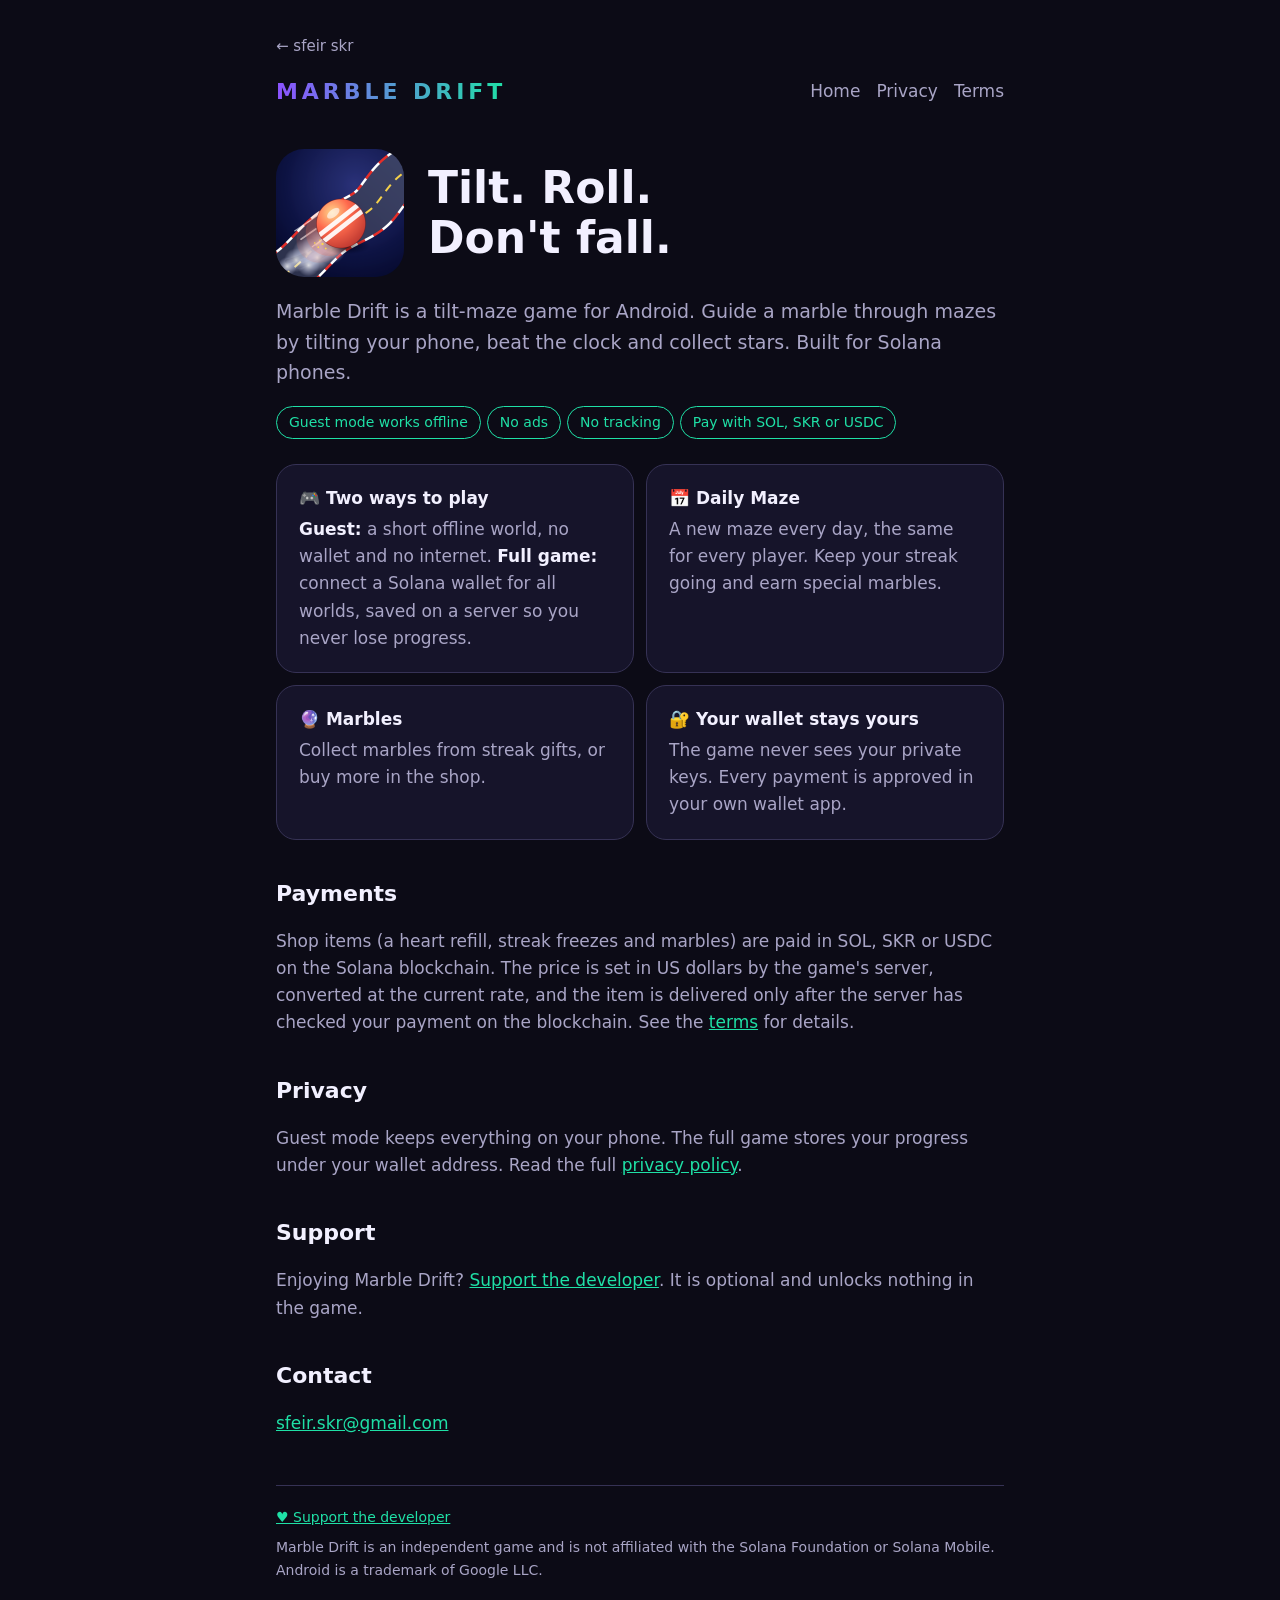
<file: index.html>
<!doctype html>
<html lang="en">
<head>
  <meta charset="utf-8">
  <meta name="viewport" content="width=device-width, initial-scale=1">
  <title>Marble Drift</title>
  <meta name="description" content="Tilt your phone and guide the marble through mazes. Play as a guest or connect a Solana wallet for the full game.">
  <link rel="icon" type="image/png" href="icon.png">
  <link rel="stylesheet" href="style.css">
</head>
<body>
<main>
  <a class="back" href="https://skr.sfeir.zip/">← sfeir skr</a>
  <nav>
    <a class="wordmark" href="index.html">MARBLE DRIFT</a>
    <span class="links"><a href="index.html">Home</a><a href="privacy.html">Privacy</a><a href="terms.html">Terms</a></span>
  </nav>


  <div class="hero">
    <h1>Tilt. Roll.<br>Don't fall.</h1>
    <img class="hero-logo" src="icon.png" alt="Marble Drift logo" width="128" height="128">
  </div>
  <p class="lead">Marble Drift is a tilt-maze game for Android. Guide a marble through mazes by tilting your phone, beat the clock and collect stars. Built for Solana phones.</p>
  <p><span class="pill">Guest mode works offline</span><span class="pill">No ads</span><span class="pill">No tracking</span><span class="pill">Pay with SOL, SKR or USDC</span></p>

  <div class="grid two">
    <div class="card"><h3>🎮 Two ways to play</h3><p><strong>Guest:</strong> a short offline world, no wallet and no internet. <strong>Full game:</strong> connect a Solana wallet for all worlds, saved on a server so you never lose progress.</p></div>
    <div class="card"><h3>📅 Daily Maze</h3><p>A new maze every day, the same for every player. Keep your streak going and earn special marbles.</p></div>
    <div class="card"><h3>🔮 Marbles</h3><p>Collect marbles from streak gifts, or buy more in the shop.</p></div>
    <div class="card"><h3>🔐 Your wallet stays yours</h3><p>The game never sees your private keys. Every payment is approved in your own wallet app.</p></div>
  </div>

  <h2>Payments</h2>
  <p>Shop items (a heart refill, streak freezes and marbles) are paid in SOL, SKR or USDC on the Solana blockchain. The price is set in US dollars by the game's server, converted at the current rate, and the item is delivered only after the server has checked your payment on the blockchain. See the <a href="terms.html">terms</a> for details.</p>

  <h2>Privacy</h2>
  <p>Guest mode keeps everything on your phone. The full game stores your progress under your wallet address. Read the full <a href="privacy.html">privacy policy</a>.</p>

  <h2>Support</h2>
  <p>Enjoying Marble Drift? <a href="https://skr.sfeir.zip/support/">Support the developer</a>. It is optional and unlocks nothing in the game.</p>

  <h2>Contact</h2>
  <p><a href="mailto:sfeir.skr@gmail.com">sfeir.skr@gmail.com</a></p>

  <footer><p style="margin:0 0 8px"><a href="https://skr.sfeir.zip/support/">♥ Support the developer</a></p>Marble Drift is an independent game and is not affiliated with the Solana Foundation or Solana Mobile. Android is a trademark of Google LLC.</footer>
</main>
</body>
</html>
</file>
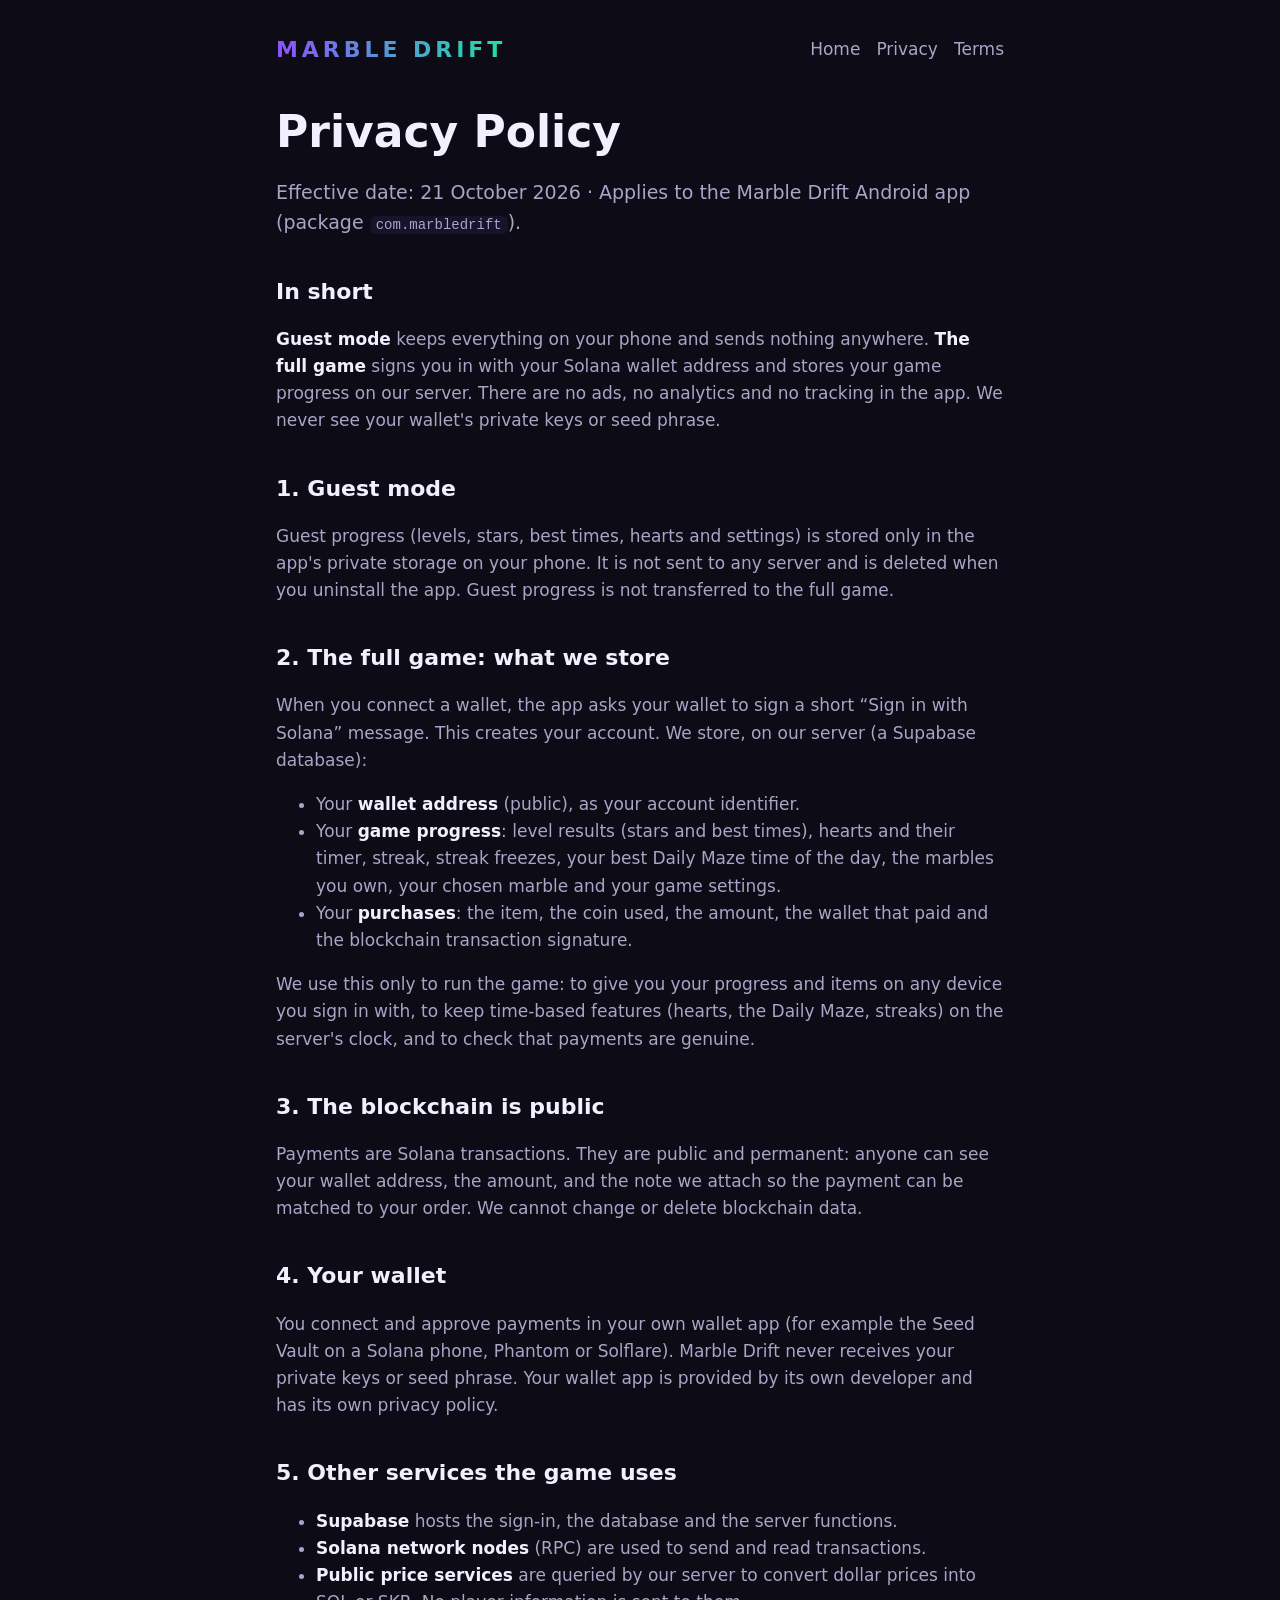
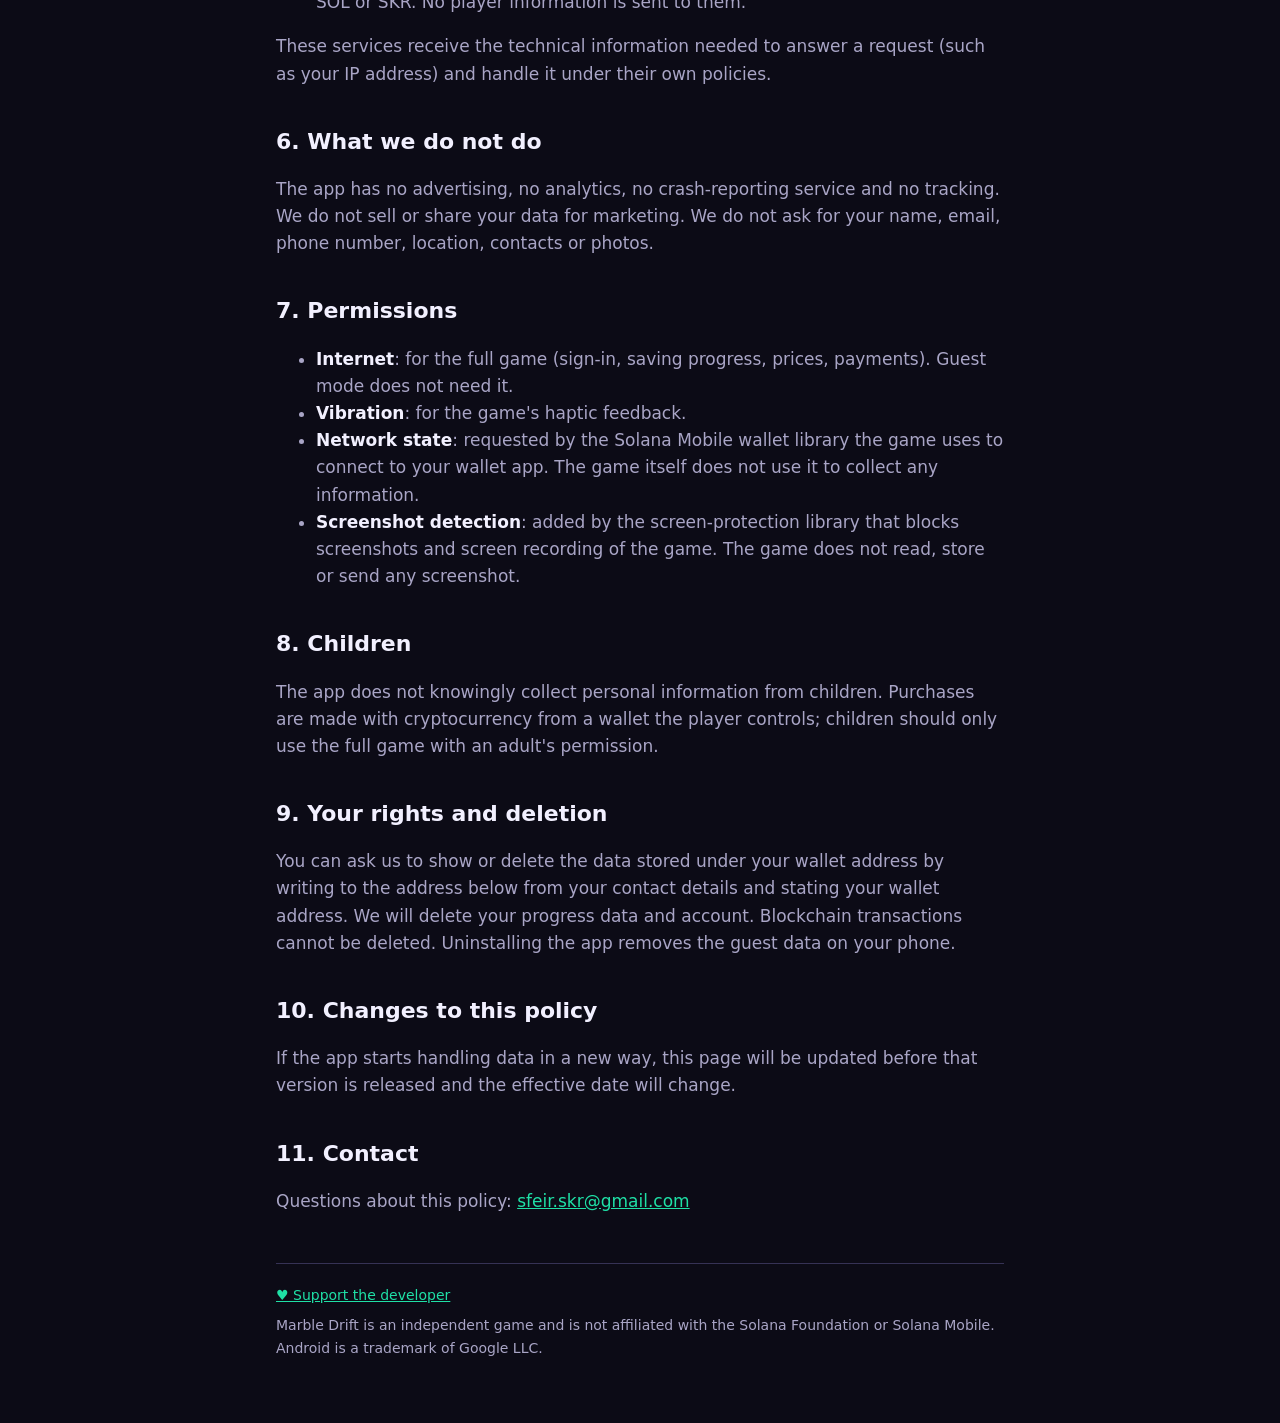
<file: privacy.html>
<!doctype html>
<html lang="en">
<head>
  <meta charset="utf-8">
  <meta name="viewport" content="width=device-width, initial-scale=1">
  <title>Privacy Policy – Marble Drift</title>
  <meta name="description" content="Privacy Policy for the Marble Drift Android app.">
  <link rel="icon" type="image/png" href="icon.png">
  <link rel="stylesheet" href="style.css">
</head>
<body>
<main>
  <nav>
    <a class="wordmark" href="index.html">MARBLE DRIFT</a>
    <span class="links"><a href="index.html">Home</a><a href="privacy.html">Privacy</a><a href="terms.html">Terms</a></span>
  </nav>

  <h1>Privacy Policy</h1>
  <p class="lead">Effective date: 21 October 2026 · Applies to the Marble Drift Android app (package <code>com.marbledrift</code>).</p>

  <h2>In short</h2>
  <p><strong>Guest mode</strong> keeps everything on your phone and sends nothing anywhere. <strong>The full game</strong> signs you in with your Solana wallet address and stores your game progress on our server. There are no ads, no analytics and no tracking in the app. We never see your wallet's private keys or seed phrase.</p>

  <h2>1. Guest mode</h2>
  <p>Guest progress (levels, stars, best times, hearts and settings) is stored only in the app's private storage on your phone. It is not sent to any server and is deleted when you uninstall the app. Guest progress is not transferred to the full game.</p>

  <h2>2. The full game: what we store</h2>
  <p>When you connect a wallet, the app asks your wallet to sign a short “Sign in with Solana” message. This creates your account. We store, on our server (a Supabase database):</p>
  <ul>
    <li>Your <strong>wallet address</strong> (public), as your account identifier.</li>
    <li>Your <strong>game progress</strong>: level results (stars and best times), hearts and their timer, streak, streak freezes, your best Daily Maze time of the day, the marbles you own, your chosen marble and your game settings.</li>
    <li>Your <strong>purchases</strong>: the item, the coin used, the amount, the wallet that paid and the blockchain transaction signature.</li>
  </ul>
  <p>We use this only to run the game: to give you your progress and items on any device you sign in with, to keep time-based features (hearts, the Daily Maze, streaks) on the server's clock, and to check that payments are genuine.</p>

  <h2>3. The blockchain is public</h2>
  <p>Payments are Solana transactions. They are public and permanent: anyone can see your wallet address, the amount, and the note we attach so the payment can be matched to your order. We cannot change or delete blockchain data.</p>

  <h2>4. Your wallet</h2>
  <p>You connect and approve payments in your own wallet app (for example the Seed Vault on a Solana phone, Phantom or Solflare). Marble Drift never receives your private keys or seed phrase. Your wallet app is provided by its own developer and has its own privacy policy.</p>

  <h2>5. Other services the game uses</h2>
  <ul>
    <li><strong>Supabase</strong> hosts the sign-in, the database and the server functions.</li>
    <li><strong>Solana network nodes</strong> (RPC) are used to send and read transactions.</li>
    <li><strong>Public price services</strong> are queried by our server to convert dollar prices into SOL or SKR. No player information is sent to them.</li>
  </ul>
  <p>These services receive the technical information needed to answer a request (such as your IP address) and handle it under their own policies.</p>

  <h2>6. What we do not do</h2>
  <p>The app has no advertising, no analytics, no crash-reporting service and no tracking. We do not sell or share your data for marketing. We do not ask for your name, email, phone number, location, contacts or photos.</p>

  <h2>7. Permissions</h2>
  <ul>
    <li><strong>Internet</strong>: for the full game (sign-in, saving progress, prices, payments). Guest mode does not need it.</li>
    <li><strong>Vibration</strong>: for the game's haptic feedback.</li>
    <li><strong>Network state</strong>: requested by the Solana Mobile wallet library the game uses to connect to your wallet app. The game itself does not use it to collect any information.</li>
    <li><strong>Screenshot detection</strong>: added by the screen-protection library that blocks screenshots and screen recording of the game. The game does not read, store or send any screenshot.</li>
  </ul>

  <h2>8. Children</h2>
  <p>The app does not knowingly collect personal information from children. Purchases are made with cryptocurrency from a wallet the player controls; children should only use the full game with an adult's permission.</p>

  <h2>9. Your rights and deletion</h2>
  <p>You can ask us to show or delete the data stored under your wallet address by writing to the address below from your contact details and stating your wallet address. We will delete your progress data and account. Blockchain transactions cannot be deleted. Uninstalling the app removes the guest data on your phone.</p>

  <h2>10. Changes to this policy</h2>
  <p>If the app starts handling data in a new way, this page will be updated before that version is released and the effective date will change.</p>

  <h2>11. Contact</h2>
  <p>Questions about this policy: <a href="mailto:sfeir.skr@gmail.com">sfeir.skr@gmail.com</a></p>

  <footer><p style="margin:0 0 8px"><a href="https://skr.sfeir.zip/support/">♥ Support the developer</a></p>Marble Drift is an independent game and is not affiliated with the Solana Foundation or Solana Mobile. Android is a trademark of Google LLC.</footer>
</main>
</body>
</html>
</file>
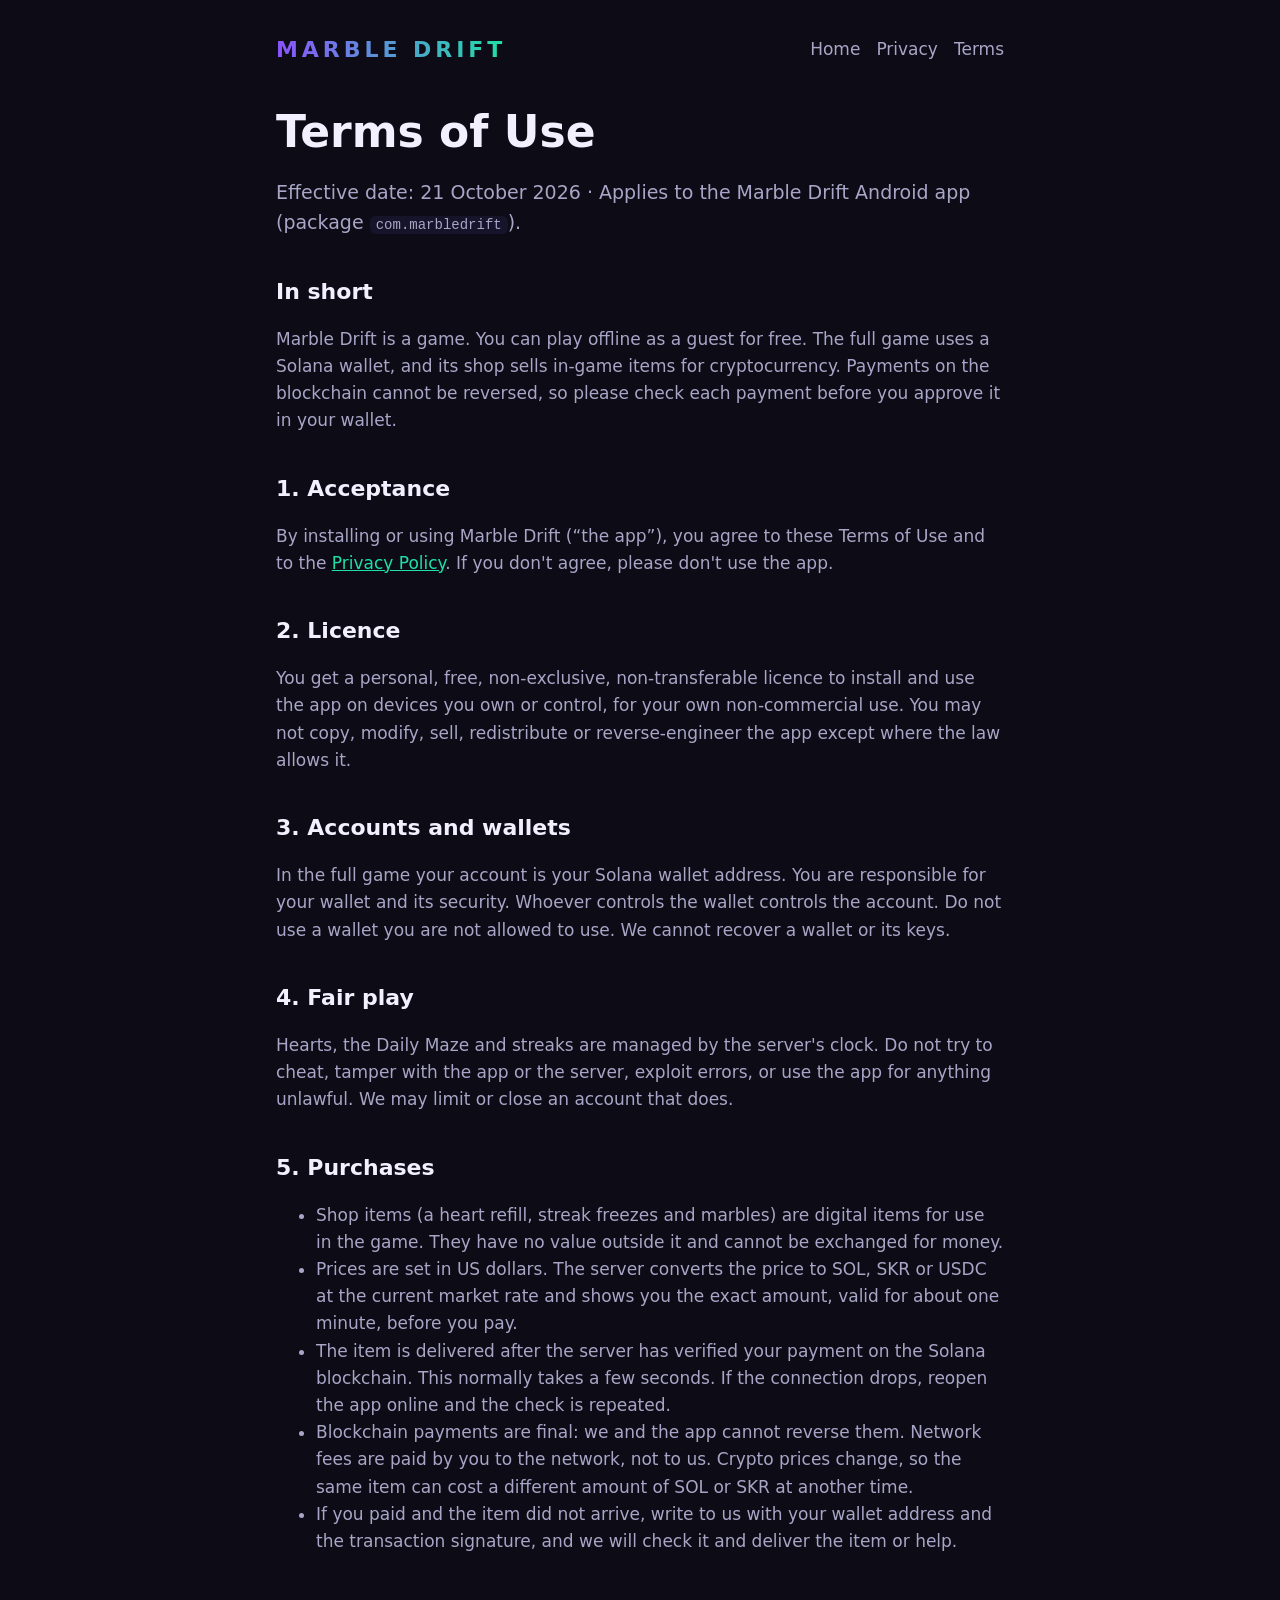
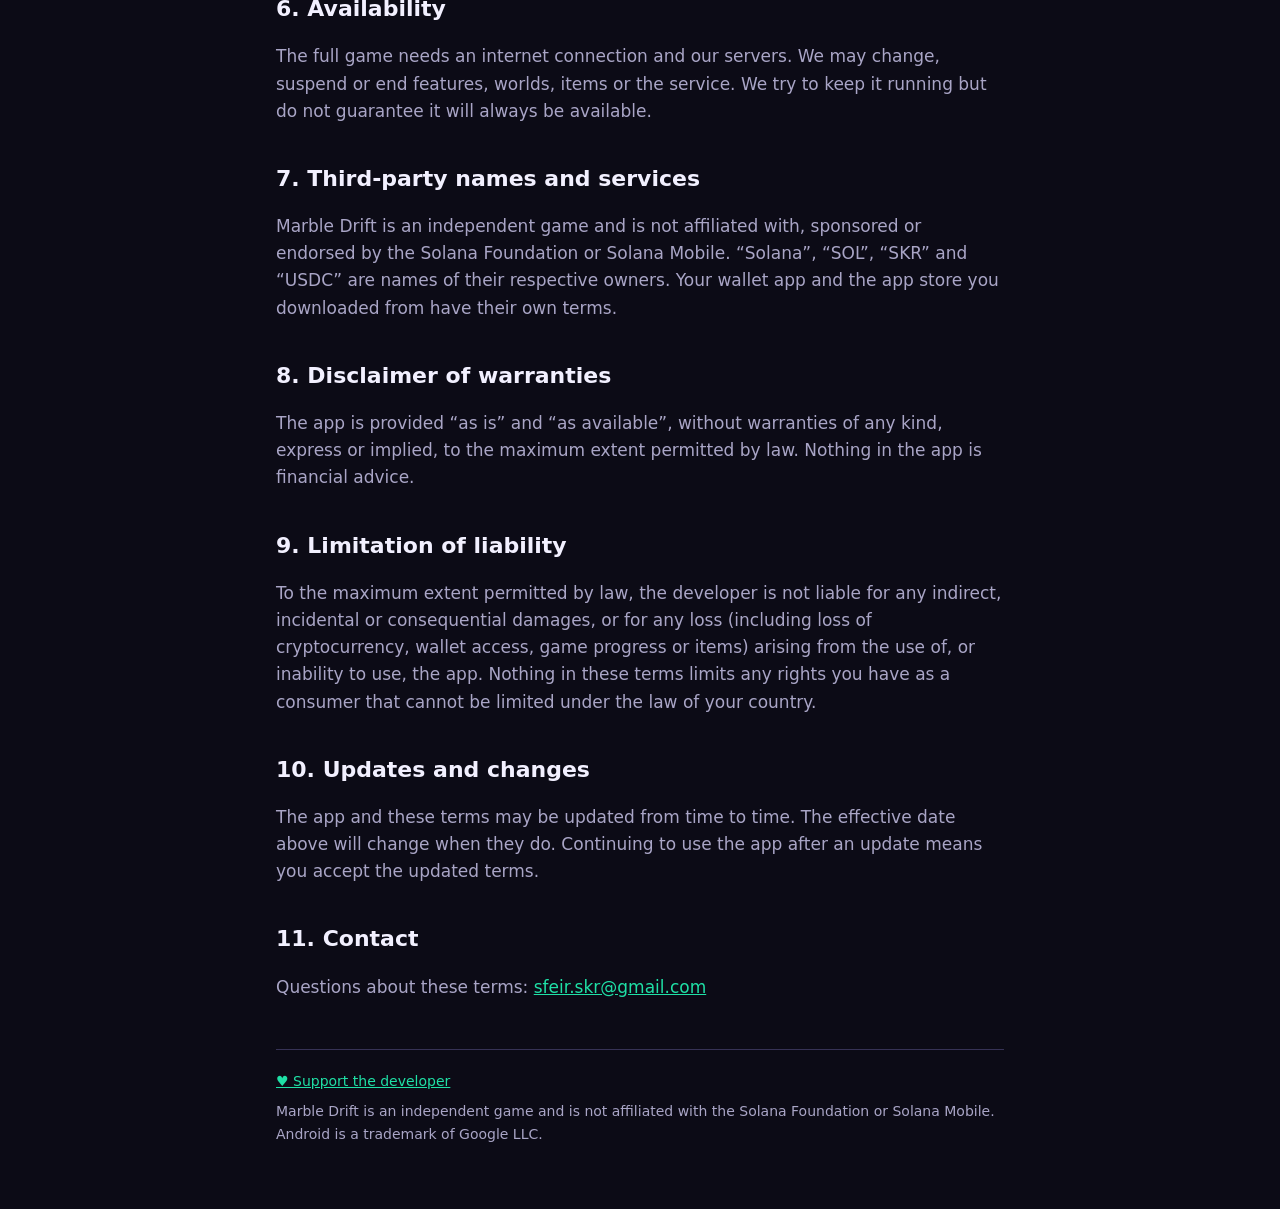
<file: terms.html>
<!doctype html>
<html lang="en">
<head>
  <meta charset="utf-8">
  <meta name="viewport" content="width=device-width, initial-scale=1">
  <title>Terms of Use – Marble Drift</title>
  <meta name="description" content="Terms of Use for the Marble Drift Android app.">
  <link rel="icon" type="image/png" href="icon.png">
  <link rel="stylesheet" href="style.css">
</head>
<body>
<main>
  <nav>
    <a class="wordmark" href="index.html">MARBLE DRIFT</a>
    <span class="links"><a href="index.html">Home</a><a href="privacy.html">Privacy</a><a href="terms.html">Terms</a></span>
  </nav>

  <h1>Terms of Use</h1>
  <p class="lead">Effective date: 21 October 2026 · Applies to the Marble Drift Android app (package <code>com.marbledrift</code>).</p>

  <h2>In short</h2>
  <p>Marble Drift is a game. You can play offline as a guest for free. The full game uses a Solana wallet, and its shop sells in-game items for cryptocurrency. Payments on the blockchain cannot be reversed, so please check each payment before you approve it in your wallet.</p>

  <h2>1. Acceptance</h2>
  <p>By installing or using Marble Drift (“the app”), you agree to these Terms of Use and to the <a href="privacy.html">Privacy Policy</a>. If you don't agree, please don't use the app.</p>

  <h2>2. Licence</h2>
  <p>You get a personal, free, non-exclusive, non-transferable licence to install and use the app on devices you own or control, for your own non-commercial use. You may not copy, modify, sell, redistribute or reverse-engineer the app except where the law allows it.</p>

  <h2>3. Accounts and wallets</h2>
  <p>In the full game your account is your Solana wallet address. You are responsible for your wallet and its security. Whoever controls the wallet controls the account. Do not use a wallet you are not allowed to use. We cannot recover a wallet or its keys.</p>

  <h2>4. Fair play</h2>
  <p>Hearts, the Daily Maze and streaks are managed by the server's clock. Do not try to cheat, tamper with the app or the server, exploit errors, or use the app for anything unlawful. We may limit or close an account that does.</p>

  <h2>5. Purchases</h2>
  <ul>
    <li>Shop items (a heart refill, streak freezes and marbles) are digital items for use in the game. They have no value outside it and cannot be exchanged for money.</li>
    <li>Prices are set in US dollars. The server converts the price to SOL, SKR or USDC at the current market rate and shows you the exact amount, valid for about one minute, before you pay.</li>
    <li>The item is delivered after the server has verified your payment on the Solana blockchain. This normally takes a few seconds. If the connection drops, reopen the app online and the check is repeated.</li>
    <li>Blockchain payments are final: we and the app cannot reverse them. Network fees are paid by you to the network, not to us. Crypto prices change, so the same item can cost a different amount of SOL or SKR at another time.</li>
    <li>If you paid and the item did not arrive, write to us with your wallet address and the transaction signature, and we will check it and deliver the item or help.</li>
  </ul>

  <h2>6. Availability</h2>
  <p>The full game needs an internet connection and our servers. We may change, suspend or end features, worlds, items or the service. We try to keep it running but do not guarantee it will always be available.</p>

  <h2>7. Third-party names and services</h2>
  <p>Marble Drift is an independent game and is not affiliated with, sponsored or endorsed by the Solana Foundation or Solana Mobile. “Solana”, “SOL”, “SKR” and “USDC” are names of their respective owners. Your wallet app and the app store you downloaded from have their own terms.</p>

  <h2>8. Disclaimer of warranties</h2>
  <p>The app is provided “as is” and “as available”, without warranties of any kind, express or implied, to the maximum extent permitted by law. Nothing in the app is financial advice.</p>

  <h2>9. Limitation of liability</h2>
  <p>To the maximum extent permitted by law, the developer is not liable for any indirect, incidental or consequential damages, or for any loss (including loss of cryptocurrency, wallet access, game progress or items) arising from the use of, or inability to use, the app. Nothing in these terms limits any rights you have as a consumer that cannot be limited under the law of your country.</p>

  <h2>10. Updates and changes</h2>
  <p>The app and these terms may be updated from time to time. The effective date above will change when they do. Continuing to use the app after an update means you accept the updated terms.</p>

  <h2>11. Contact</h2>
  <p>Questions about these terms: <a href="mailto:sfeir.skr@gmail.com">sfeir.skr@gmail.com</a></p>

  <footer><p style="margin:0 0 8px"><a href="https://skr.sfeir.zip/support/">♥ Support the developer</a></p>Marble Drift is an independent game and is not affiliated with the Solana Foundation or Solana Mobile. Android is a trademark of Google LLC.</footer>
</main>
</body>
</html>
</file>
<file: style.css>
/* Find My Solana website. Self-contained: no external fonts, scripts or trackers. */
:root {
  --bg: #0c0b16; --surface: #16142a; --outline: #363255;
  --text: #f2f0ff; --muted: #a9a5c6; --violet: #8c52ff; --mint: #1fe0a6;
}
* { box-sizing: border-box; }
html { -webkit-text-size-adjust: 100%; }
body {
  margin: 0; background: var(--bg); color: var(--text);
  font: 17px/1.6 system-ui, -apple-system, "Segoe UI", Roboto, sans-serif;
}
main { max-width: 760px; margin: 0 auto; padding: 32px 16px 64px; }
a { color: var(--mint); }
.wordmark {
  font-weight: 900; letter-spacing: .18em; font-size: 22px; text-decoration: none;
  background: linear-gradient(90deg, var(--violet), var(--mint));
  -webkit-background-clip: text; background-clip: text; color: transparent;
}
nav { display: flex; justify-content: space-between; align-items: center; gap: 16px; flex-wrap: wrap; margin-bottom: 40px; }
nav .links a { color: var(--muted); text-decoration: none; margin-left: 16px; }
nav .links a:hover { color: var(--text); }
h1 { font-size: clamp(30px, 7vw, 44px); line-height: 1.15; margin: 0 0 12px; }
h2 { font-size: 22px; margin: 36px 0 8px; }
p, li { color: var(--muted); }
strong { color: var(--text); }
.lead { font-size: 19px; }
.card { background: var(--surface); border: 1px solid var(--outline); border-radius: 20px; padding: 20px 22px; margin: 16px 0; }
.card h3 { margin: 0 0 4px; font-size: 17px; }
.card p { margin: 0; }
.grid { display: grid; grid-template-columns: repeat(auto-fit, minmax(210px, 1fr)); gap: 12px; }
.hero-logo { display: block; width: 128px; height: 128px; border-radius: 28px; margin: 0 0 24px; background: #151226; }
.grid.two { grid-template-columns: repeat(2, minmax(0, 1fr)); }
.grid .card { margin: 0; }
@media (max-width: 520px) { .grid.two .card { padding: 14px; } .grid.two .card h3 { font-size: 16px; } .grid.two .card p { font-size: 15px; line-height: 1.45; } }
.hero { display: flex; align-items: center; justify-content: flex-start; gap: 24px; margin-bottom: 8px; }
.hero h1 { margin: 0; }
.hero .hero-logo { margin: 0; flex: none; order: -1; } /* logo on the left, title next to it */
.hero-logo svg { width: 78%; height: 78%; }
@media (max-width: 520px) {
  .hero { gap: 12px; }
  .hero h1 { font-size: 26px; }
  .hero .hero-logo { width: 72px; height: 72px; border-radius: 16px; }
}
.back { display: inline-block; margin: 0 0 16px; color: var(--muted); text-decoration: none; font-size: 15px; }
.back:hover { color: var(--text); }
.pill { display: inline-block; padding: 4px 12px; border-radius: 999px; border: 1px solid var(--mint); color: var(--mint); font-size: 14px; margin: 0 6px 8px 0; }
table { width: 100%; border-collapse: collapse; margin: 12px 0; font-size: 15px; }
th, td { text-align: left; vertical-align: top; padding: 10px 8px; border-bottom: 1px solid var(--outline); }
th { color: var(--text); } td { color: var(--muted); }
code { background: var(--surface); padding: 1px 6px; border-radius: 6px; font-size: 14px; }
footer { margin-top: 48px; padding-top: 20px; border-top: 1px solid var(--outline); color: var(--muted); font-size: 14px; }
@media (max-width: 520px) { table, thead, tbody, tr, th, td { display: block; } th { padding-bottom: 0; border: 0; } }
</file>
